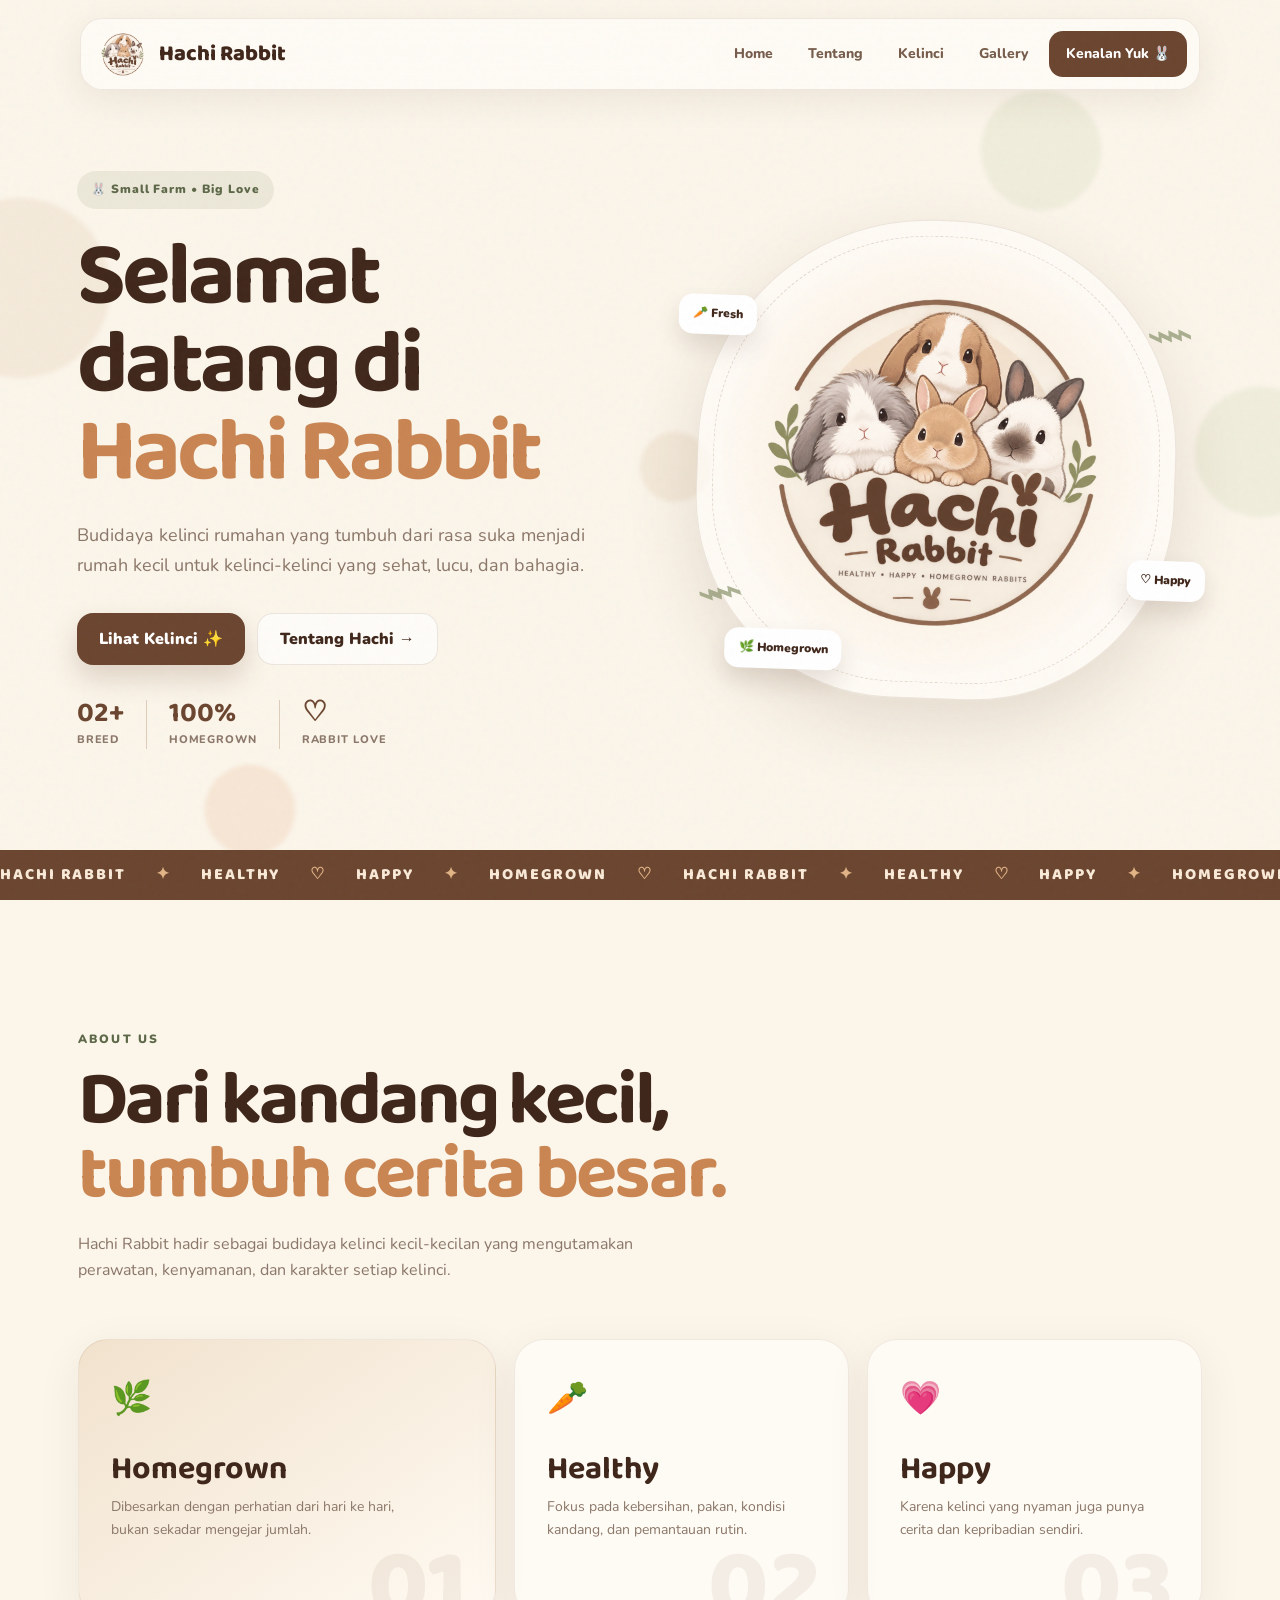
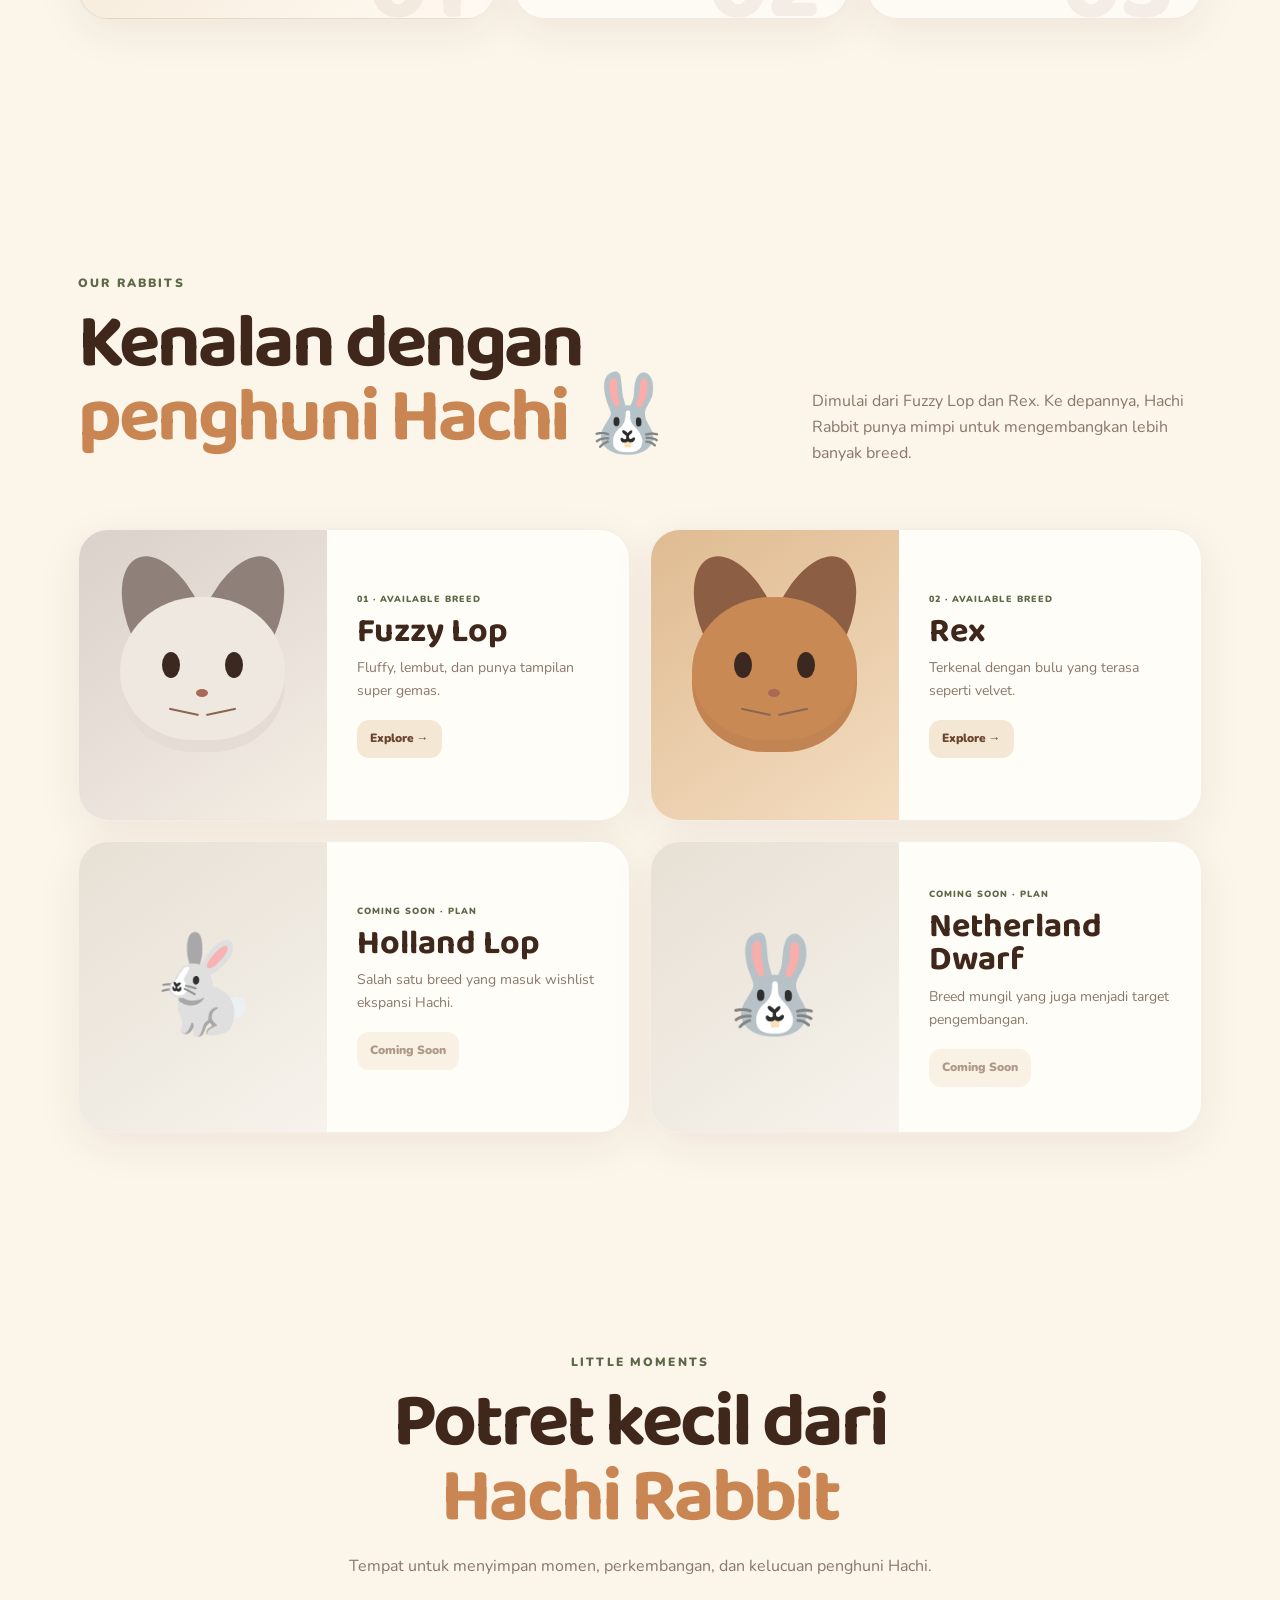
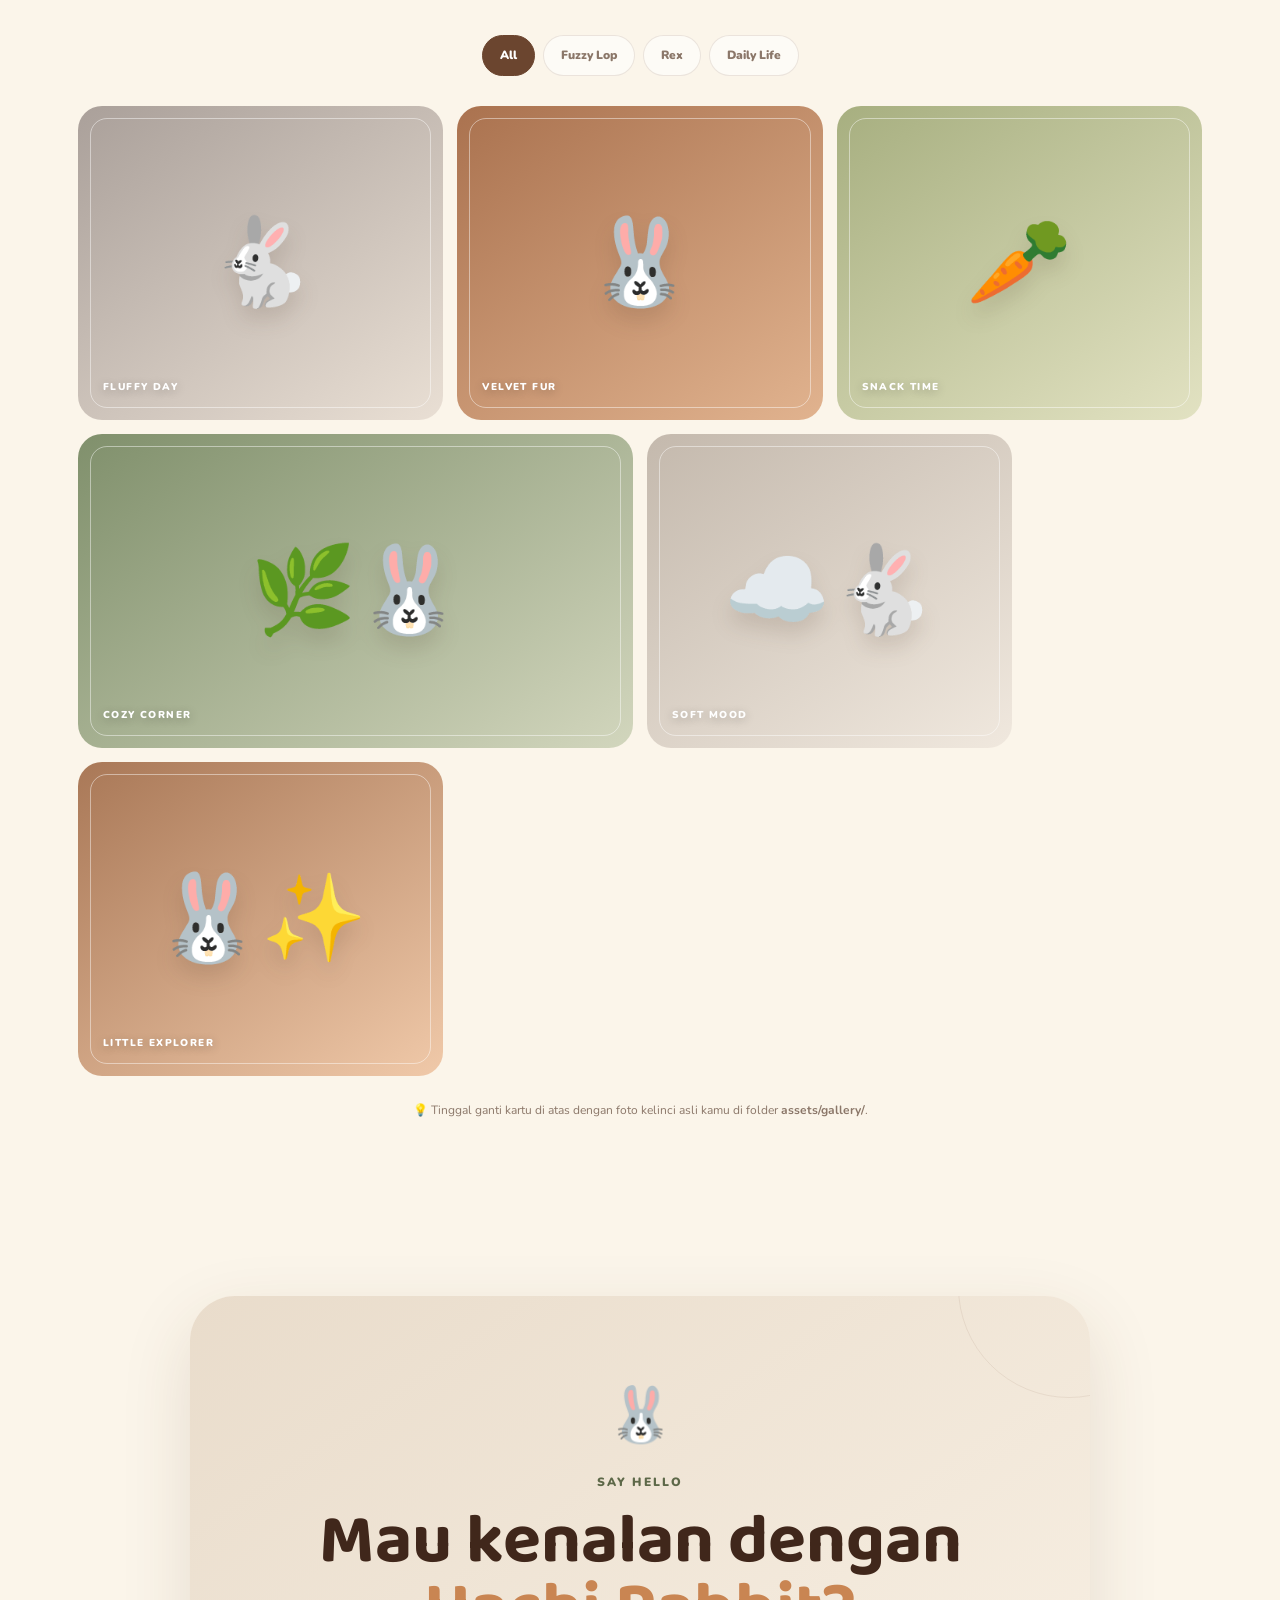
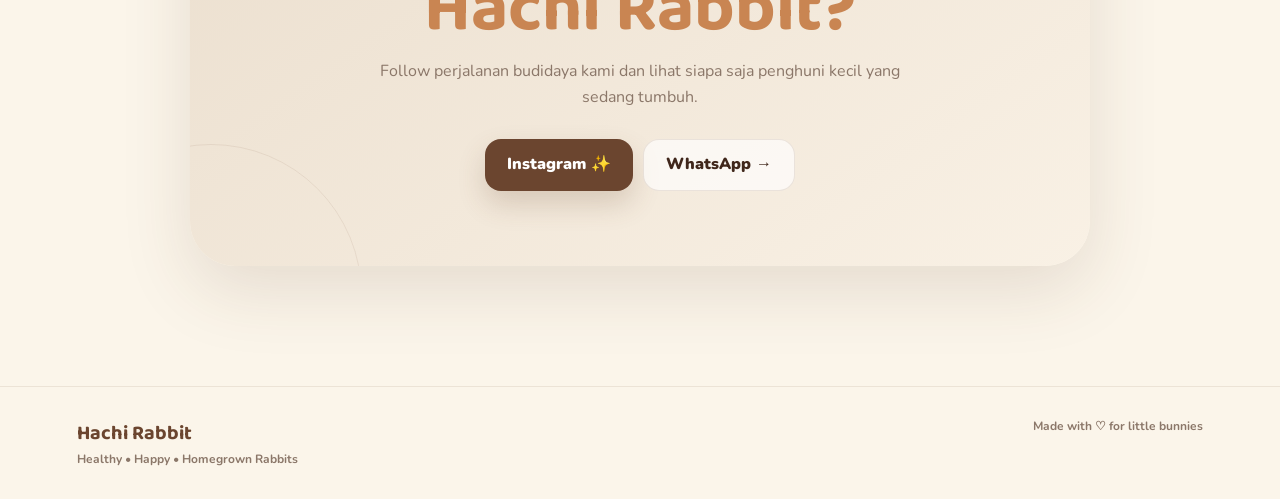
<file: index.html>
<!DOCTYPE html>
<html lang="id">
<head>
  <meta charset="UTF-8">
  <meta name="viewport" content="width=device-width, initial-scale=1.0">
  <meta name="description" content="Hachi Rabbit — budidaya kelinci rumahan dengan fokus pada kelinci sehat, happy, dan homegrown.">
  <title>Hachi Rabbit — Healthy • Happy • Homegrown</title>

  <!-- Cute rounded typography -->
  <link rel="preconnect" href="https://fonts.googleapis.com">
  <link rel="preconnect" href="https://fonts.gstatic.com" crossorigin>
  <link href="https://fonts.googleapis.com/css2?family=Baloo+2:wght@400;500;600;700;800&family=Nunito:wght@400;600;700;800;900&display=swap" rel="stylesheet">

  <!-- AOS: scroll reveal animations -->
  <link href="https://unpkg.com/aos@2.3.4/dist/aos.css" rel="stylesheet">
  <link rel="stylesheet" href="style.css">
</head>
<body>

  <div class="bg-bubbles" aria-hidden="true">
    <span></span><span></span><span></span><span></span><span></span>
  </div>

  <header class="navbar" id="navbar">
    <a href="#home" class="brand">
      <img src="assets/logo.png" alt="Hachi Rabbit logo">
      <span>Hachi Rabbit</span>
    </a>

    <button class="menu-toggle" id="menuToggle" aria-label="Buka menu">☰</button>

    <nav id="navMenu">
      <a href="#home">Home</a>
      <a href="#about">Tentang</a>
      <a href="#rabbits">Kelinci</a>
      <a href="#gallery">Gallery</a>
      <a href="#contact" class="nav-cta">Kenalan Yuk 🐰</a>
    </nav>
  </header>

  <main>
    <!-- HERO -->
    <section class="hero" id="home">
      <div class="hero-copy" data-aos="fade-right" data-aos-duration="1000">
        <div class="eyebrow">🐰 Small Farm • Big Love</div>
        <h1>Selamat datang di<br><span>Hachi Rabbit</span></h1>
        <p class="hero-text">
          Budidaya kelinci rumahan yang tumbuh dari rasa suka menjadi
          rumah kecil untuk kelinci-kelinci yang sehat, lucu, dan bahagia.
        </p>

        <div class="hero-actions">
          <a href="#gallery" class="btn btn-primary">Lihat Kelinci ✨</a>
          <a href="#about" class="btn btn-soft">Tentang Hachi →</a>
        </div>

        <div class="mini-stats">
          <div><strong>02+</strong><span>Breed</span></div>
          <div><strong>100%</strong><span>Homegrown</span></div>
          <div><strong>♡</strong><span>Rabbit Love</span></div>
        </div>
      </div>

      <div class="hero-art" data-aos="zoom-in" data-aos-duration="1200">
        <div class="sun"></div>
        <div class="hero-card">
          <img src="assets/logo.png" alt="Hachi Rabbit">
          <div class="floating-tag tag-one">🥕 Fresh</div>
          <div class="floating-tag tag-two">♡ Happy</div>
          <div class="floating-tag tag-three">🌿 Homegrown</div>
        </div>
        <div class="grass grass-one">⌁⌁⌁</div>
        <div class="grass grass-two">⌁⌁⌁</div>
      </div>
    </section>

    <!-- MARQUEE -->
    <div class="marquee" aria-hidden="true">
      <div>
        <span>HACHI RABBIT</span><i>✦</i>
        <span>HEALTHY</span><i>♡</i>
        <span>HAPPY</span><i>✦</i>
        <span>HOMEGROWN</span><i>♡</i>
        <span>HACHI RABBIT</span><i>✦</i>
        <span>HEALTHY</span><i>♡</i>
        <span>HAPPY</span><i>✦</i>
        <span>HOMEGROWN</span><i>♡</i>
      </div>
    </div>

    <!-- ABOUT -->
    <section class="section about" id="about">
      <div class="section-heading" data-aos="fade-up">
        <span class="section-kicker">ABOUT US</span>
        <h2>Dari kandang kecil,<br><span>tumbuh cerita besar.</span></h2>
        <p>Hachi Rabbit hadir sebagai budidaya kelinci kecil-kecilan yang mengutamakan perawatan, kenyamanan, dan karakter setiap kelinci.</p>
      </div>

      <div class="about-grid">
        <article class="about-card large" data-aos="fade-up" data-aos-delay="100">
          <div class="card-icon">🌿</div>
          <h3>Homegrown</h3>
          <p>Dibesarkan dengan perhatian dari hari ke hari, bukan sekadar mengejar jumlah.</p>
          <span class="card-number">01</span>
        </article>

        <article class="about-card" data-aos="fade-up" data-aos-delay="200">
          <div class="card-icon">🥕</div>
          <h3>Healthy</h3>
          <p>Fokus pada kebersihan, pakan, kondisi kandang, dan pemantauan rutin.</p>
          <span class="card-number">02</span>
        </article>

        <article class="about-card" data-aos="fade-up" data-aos-delay="300">
          <div class="card-icon">💗</div>
          <h3>Happy</h3>
          <p>Karena kelinci yang nyaman juga punya cerita dan kepribadian sendiri.</p>
          <span class="card-number">03</span>
        </article>
      </div>
    </section>

    <!-- BREEDS -->
    <section class="section rabbits" id="rabbits">
      <div class="section-heading split" data-aos="fade-up">
        <div>
          <span class="section-kicker">OUR RABBITS</span>
          <h2>Kenalan dengan<br><span>penghuni Hachi 🐰</span></h2>
        </div>
        <p>Dimulai dari Fuzzy Lop dan Rex. Ke depannya, Hachi Rabbit punya mimpi untuk mengembangkan lebih banyak breed.</p>
      </div>

      <div class="breed-grid">
        <article class="breed-card fuzzy" data-aos="fade-up">
          <div class="breed-image bunny-fuzzy">
            <div class="ear left"></div><div class="ear right"></div>
            <div class="face"><i></i><i></i><b></b><span></span></div>
          </div>
          <div class="breed-info">
            <span>01 · AVAILABLE BREED</span>
            <h3>Fuzzy Lop</h3>
            <p>Fluffy, lembut, dan punya tampilan super gemas.</p>
            <button class="tiny-btn" data-breed="Fuzzy Lop">Explore →</button>
          </div>
        </article>

        <article class="breed-card rex" data-aos="fade-up" data-aos-delay="150">
          <div class="breed-image bunny-rex">
            <div class="ear left"></div><div class="ear right"></div>
            <div class="face"><i></i><i></i><b></b><span></span></div>
          </div>
          <div class="breed-info">
            <span>02 · AVAILABLE BREED</span>
            <h3>Rex</h3>
            <p>Terkenal dengan bulu yang terasa seperti velvet.</p>
            <button class="tiny-btn" data-breed="Rex">Explore →</button>
          </div>
        </article>

        <article class="breed-card coming" data-aos="fade-up" data-aos-delay="300">
          <div class="coming-art">🐇</div>
          <div class="breed-info">
            <span>COMING SOON · PLAN</span>
            <h3>Holland Lop</h3>
            <p>Salah satu breed yang masuk wishlist ekspansi Hachi.</p>
            <button class="tiny-btn disabled" disabled>Coming Soon</button>
          </div>
        </article>

        <article class="breed-card coming" data-aos="fade-up" data-aos-delay="450">
          <div class="coming-art">🐰</div>
          <div class="breed-info">
            <span>COMING SOON · PLAN</span>
            <h3>Netherland Dwarf</h3>
            <p>Breed mungil yang juga menjadi target pengembangan.</p>
            <button class="tiny-btn disabled" disabled>Coming Soon</button>
          </div>
        </article>
      </div>
    </section>

    <!-- GALLERY -->
    <section class="section gallery-section" id="gallery">
      <div class="section-heading center" data-aos="fade-up">
        <span class="section-kicker">LITTLE MOMENTS</span>
        <h2>Potret kecil dari<br><span>Hachi Rabbit</span></h2>
        <p>Tempat untuk menyimpan momen, perkembangan, dan kelucuan penghuni Hachi.</p>
      </div>

      <div class="gallery-filters" data-aos="fade-up" data-aos-delay="100">
        <button class="filter active" data-filter="all">All</button>
        <button class="filter" data-filter="fuzzy">Fuzzy Lop</button>
        <button class="filter" data-filter="rex">Rex</button>
        <button class="filter" data-filter="daily">Daily Life</button>
      </div>

      <div class="gallery-grid" id="galleryGrid">
        <button class="gallery-item tall fuzzy" data-title="Fuzzy Lop — Fluffy Day">
          <div class="gallery-visual visual-one"><span>🐇</span><small>FLUFFY DAY</small></div>
        </button>
        <button class="gallery-item rex" data-title="Rex — Velvet Fur">
          <div class="gallery-visual visual-two"><span>🐰</span><small>VELVET FUR</small></div>
        </button>
        <button class="gallery-item daily" data-title="Daily — Snack Time">
          <div class="gallery-visual visual-three"><span>🥕</span><small>SNACK TIME</small></div>
        </button>
        <button class="gallery-item wide daily" data-title="Daily — Cozy Corner">
          <div class="gallery-visual visual-four"><span>🌿🐰</span><small>COZY CORNER</small></div>
        </button>
        <button class="gallery-item fuzzy" data-title="Fuzzy Lop — Soft Mood">
          <div class="gallery-visual visual-five"><span>☁️🐇</span><small>SOFT MOOD</small></div>
        </button>
        <button class="gallery-item rex" data-title="Rex — Little Explorer">
          <div class="gallery-visual visual-six"><span>🐰✨</span><small>LITTLE EXPLORER</small></div>
        </button>
      </div>

      <p class="gallery-note">💡 Tinggal ganti kartu di atas dengan foto kelinci asli kamu di folder <b>assets/gallery/</b>.</p>
    </section>

    <!-- CTA -->
    <section class="cta-section" id="contact">
      <div class="cta-inner" data-aos="zoom-in">
        <div class="cta-bunny">🐰</div>
        <span class="section-kicker">SAY HELLO</span>
        <h2>Mau kenalan dengan<br><span>Hachi Rabbit?</span></h2>
        <p>Follow perjalanan budidaya kami dan lihat siapa saja penghuni kecil yang sedang tumbuh.</p>
        <div class="cta-actions">
          <a class="btn btn-primary" href="#" onclick="alert('Ganti link ini dengan Instagram / WhatsApp Hachi Rabbit ya!'); return false;">Instagram ✨</a>
          <a class="btn btn-soft" href="#" onclick="alert('Ganti link ini dengan nomor WhatsApp Hachi Rabbit ya!'); return false;">WhatsApp →</a>
        </div>
      </div>
    </section>
  </main>

  <footer>
    <div>
      <strong>Hachi Rabbit</strong>
      <span>Healthy • Happy • Homegrown Rabbits</span>
    </div>
    <span>Made with ♡ for little bunnies</span>
  </footer>

  <!-- Lightbox -->
  <div class="lightbox" id="lightbox" aria-hidden="true">
    <button class="lightbox-close" id="lightboxClose" aria-label="Tutup">×</button>
    <div class="lightbox-content">
      <div id="lightboxVisual"></div>
      <h3 id="lightboxTitle"></h3>
      <p>Hachi Rabbit · Little Moments 🐰</p>
    </div>
  </div>

  <button class="back-top" id="backTop" aria-label="Kembali ke atas">↑</button>

  <script src="https://unpkg.com/aos@2.3.4/dist/aos.js"></script>
  <script src="script.js"></script>
</body>
</html>
</file>
<file: style.css>
:root{
  --cream:#fbf5ea;
  --cream-2:#f4e7d3;
  --brown:#6b452f;
  --brown-dark:#40271b;
  --orange:#c98552;
  --sage:#89926b;
  --sage-dark:#5d6848;
  --white:#fffdf8;
  --muted:#8b7769;
  --shadow:0 24px 70px rgba(83,52,31,.13);
  --radius:30px;
}
*{box-sizing:border-box;margin:0;padding:0}
html{scroll-behavior:smooth}
body{
  font-family:'Nunito',sans-serif;color:var(--brown-dark);background:var(--cream);
  overflow-x:hidden;line-height:1.65;
}
body:before{
  content:"";position:fixed;inset:0;pointer-events:none;z-index:9999;opacity:.055;
  background-image:url("data:image/svg+xml,%3Csvg viewBox='0 0 180 180' xmlns='http://www.w3.org/2000/svg'%3E%3Cfilter id='n'%3E%3CfeTurbulence type='fractalNoise' baseFrequency='.9' numOctaves='3' stitchTiles='stitch'/%3E%3C/filter%3E%3Crect width='100%25' height='100%25' filter='url(%23n)' opacity='.5'/%3E%3C/svg%3E");
}
a{text-decoration:none;color:inherit}
button{font:inherit}
.bg-bubbles span{position:fixed;border-radius:50%;filter:blur(2px);opacity:.32;pointer-events:none;z-index:-1}
.bg-bubbles span:nth-child(1){width:180px;height:180px;background:#e7d2b8;left:-70px;top:22%}
.bg-bubbles span:nth-child(2){width:130px;height:130px;background:#d9ddbf;right:-45px;top:43%}
.bg-bubbles span:nth-child(3){width:90px;height:90px;background:#efc7a8;left:16%;bottom:5%}
.bg-bubbles span:nth-child(4){width:120px;height:120px;background:#d9ddbf;right:14%;top:10%}
.bg-bubbles span:nth-child(5){width:70px;height:70px;background:#e7d2b8;left:50%;top:48%}

.navbar{
  position:fixed;top:18px;left:50%;transform:translateX(-50%);z-index:1000;
  width:min(1120px,calc(100% - 32px));height:72px;padding:8px 12px 8px 16px;
  display:flex;align-items:center;justify-content:space-between;
  background:rgba(255,253,248,.78);backdrop-filter:blur(18px);
  border:1px solid rgba(107,69,47,.10);border-radius:22px;
  box-shadow:0 10px 35px rgba(77,48,28,.08);transition:.35s ease;
}
.navbar.scrolled{top:10px;box-shadow:0 15px 45px rgba(77,48,28,.13)}
.brand{display:flex;align-items:center;gap:10px;font-family:'Baloo 2';font-size:22px;font-weight:800}
.brand img{width:52px;height:52px;object-fit:contain;border-radius:16px}
nav{display:flex;align-items:center;gap:7px}
nav a{padding:10px 14px;border-radius:14px;color:#765c4b;font-weight:800;font-size:14px;transition:.25s}
nav a:hover{background:var(--cream-2);color:var(--brown)}
nav .nav-cta{background:var(--brown);color:white;padding:11px 17px}
nav .nav-cta:hover{background:var(--brown-dark);color:white;transform:translateY(-2px)}
.menu-toggle{display:none;border:0;background:var(--cream-2);color:var(--brown);width:46px;height:46px;border-radius:14px;font-size:22px}

.hero{
  min-height:850px;padding:170px max(6vw,30px) 100px;display:grid;grid-template-columns:1.02fr .98fr;
  align-items:center;gap:40px;max-width:1400px;margin:auto;position:relative;
}
.hero-copy{max-width:680px}
.eyebrow,.section-kicker{
  display:inline-flex;align-items:center;gap:8px;color:var(--sage-dark);font-size:12px;letter-spacing:.18em;font-weight:900;
}
.eyebrow{padding:9px 14px;background:rgba(137,146,107,.13);border-radius:99px;letter-spacing:.08em}
h1,h2,h3{font-family:'Baloo 2',sans-serif;line-height:.98}
h1{font-size:clamp(58px,7vw,100px);letter-spacing:-.045em;margin:25px 0 24px}
h1 span,h2 span{color:var(--orange)}
.hero-text{font-size:18px;color:var(--muted);max-width:570px}
.hero-actions{display:flex;gap:12px;flex-wrap:wrap;margin:32px 0 35px}
.btn{display:inline-flex;align-items:center;justify-content:center;min-height:52px;padding:0 22px;border-radius:16px;font-weight:900;transition:.25s;cursor:pointer}
.btn-primary{background:var(--brown);color:white;box-shadow:0 13px 28px rgba(107,69,47,.2)}
.btn-primary:hover{transform:translateY(-4px);box-shadow:0 17px 32px rgba(107,69,47,.27)}
.btn-soft{background:rgba(255,255,255,.65);border:1px solid rgba(107,69,47,.12)}
.btn-soft:hover{transform:translateY(-3px);background:white}
.mini-stats{display:flex;gap:0}
.mini-stats div{padding:0 22px;border-left:1px solid #ddcdbb;display:flex;flex-direction:column}
.mini-stats div:first-child{padding-left:0;border-left:0}
.mini-stats strong{font-family:'Baloo 2';font-size:28px;line-height:1;color:var(--brown)}
.mini-stats span{font-size:11px;color:var(--muted);font-weight:800;text-transform:uppercase;letter-spacing:.08em;margin-top:3px}

.hero-art{position:relative;min-height:570px;display:grid;place-items:center}
.sun{position:absolute;width:430px;height:430px;border-radius:50%;background:radial-gradient(circle,#f3dfc4 0 52%,rgba(243,223,196,.2) 70%,transparent 71%);animation:breathe 5s ease-in-out infinite}
.hero-card{width:min(530px,90%);position:relative;padding:35px;background:rgba(255,253,248,.7);border:1px solid rgba(107,69,47,.12);border-radius:48% 48% 42% 42%;box-shadow:var(--shadow);transform:rotate(2deg)}
.hero-card:after{content:"";position:absolute;inset:15px;border:1px dashed rgba(107,69,47,.18);border-radius:48% 48% 42% 42%;pointer-events:none}
.hero-card img{display:block;width:100%;border-radius:40%;filter:saturate(.94);position:relative;z-index:1}
.floating-tag{position:absolute;z-index:3;background:white;padding:10px 14px;border-radius:14px;box-shadow:0 12px 25px rgba(66,39,23,.13);font-size:12px;font-weight:900}
.tag-one{top:17%;left:-5%;animation:float 4s ease-in-out infinite}
.tag-two{bottom:22%;right:-7%;animation:float 4.7s .5s ease-in-out infinite}
.tag-three{bottom:5%;left:7%;animation:float 4.3s 1s ease-in-out infinite}
.grass{position:absolute;color:var(--sage);font-size:44px;letter-spacing:-16px;transform:rotate(-10deg);opacity:.7}
.grass-one{left:5%;bottom:20%}.grass-two{right:2%;top:22%;transform:rotate(175deg)}

.marquee{overflow:hidden;background:var(--brown);color:#f9ead8;padding:12px 0;font-family:'Baloo 2';font-weight:800;letter-spacing:.12em}
.marquee div{width:max-content;display:flex;gap:30px;align-items:center;animation:marquee 24s linear infinite}
.marquee i{font-style:normal;color:#e2b486}

.section{max-width:1180px;margin:auto;padding:125px 28px}
.section-heading{max-width:700px;margin-bottom:55px}
.section-heading.center{text-align:center;margin-left:auto;margin-right:auto}
.section-heading h2{font-size:clamp(46px,6vw,76px);margin:12px 0 18px;letter-spacing:-.04em}
.section-heading p{color:var(--muted);font-size:16px;max-width:620px}
.center p{margin:auto}
.about-grid{display:grid;grid-template-columns:1.25fr 1fr 1fr;gap:18px}
.about-card{position:relative;min-height:280px;padding:32px;border-radius:var(--radius);background:rgba(255,253,248,.7);border:1px solid rgba(107,69,47,.09);box-shadow:0 12px 45px rgba(78,48,27,.07);overflow:hidden;transition:.35s}
.about-card:hover{transform:translateY(-7px);box-shadow:var(--shadow)}
.about-card.large{background:linear-gradient(145deg,#f1e2cd,#fffaf2)}
.card-icon{font-size:33px;margin-bottom:28px}
.about-card h3{font-size:32px;margin-bottom:10px}
.about-card p{color:var(--muted);font-size:14px;max-width:290px}
.card-number{position:absolute;right:28px;bottom:-20px;font-family:'Baloo 2';font-size:100px;line-height:1;color:rgba(107,69,47,.07);font-weight:800}

.split{display:flex;justify-content:space-between;gap:40px;align-items:end;max-width:none}
.split>p{max-width:390px;margin-bottom:7px}
.breed-grid{display:grid;grid-template-columns:repeat(2,1fr);gap:20px}
.breed-card{display:grid;grid-template-columns:.9fr 1.1fr;min-height:290px;border-radius:var(--radius);overflow:hidden;background:#fffdf8;border:1px solid rgba(107,69,47,.08);box-shadow:0 12px 45px rgba(78,48,27,.07);transition:.35s}
.breed-card:hover{transform:translateY(-7px);box-shadow:var(--shadow)}
.breed-image{position:relative;overflow:hidden;display:grid;place-items:center;min-height:290px}
.bunny-fuzzy{background:linear-gradient(145deg,#d9d1ca,#f5eee5)}
.bunny-rex{background:linear-gradient(145deg,#dfbb91,#f4ddc1)}
.ear{position:absolute;width:74px;height:140px;border-radius:70% 70% 45% 45%;background:#8f8179;top:22px}
.bunny-rex .ear{background:#8c5e43}
.ear.left{transform:rotate(-24deg);left:20%}.ear.right{transform:rotate(24deg);right:20%}
.face{position:relative;width:165px;height:155px;border-radius:48% 48% 44% 44%;background:#eee8e0;z-index:2;box-shadow:inset 0 -12px 0 rgba(93,63,45,.06)}
.bunny-rex .face{background:#c98955}
.face i{position:absolute;width:18px;height:26px;background:#3b2921;border-radius:50%;top:55px}
.face i:first-child{left:42px}.face i:nth-child(2){right:42px}
.face b{position:absolute;width:12px;height:8px;border-radius:50%;background:#a96855;top:92px;left:76px}
.face span:before,.face span:after{content:"";position:absolute;width:30px;height:20px;border-bottom:2px solid #8b6551;top:94px}
.face span:before{left:51px;transform:rotate(12deg)}.face span:after{right:51px;transform:rotate(-12deg)}
.breed-info{padding:30px;display:flex;flex-direction:column;justify-content:center}
.breed-info>span{font-size:9px;letter-spacing:.12em;font-weight:900;color:var(--sage-dark)}
.breed-info h3{font-size:34px;margin:8px 0}
.breed-info p{color:var(--muted);font-size:14px;margin-bottom:18px}
.tiny-btn{align-self:flex-start;border:0;background:var(--cream-2);color:var(--brown);border-radius:12px;padding:9px 13px;font-weight:900;font-size:12px;cursor:pointer;transition:.2s}
.tiny-btn:hover{background:var(--brown);color:#fff;transform:translateX(3px)}
.tiny-btn.disabled{opacity:.55;cursor:not-allowed}
.coming-art{min-height:290px;display:grid;place-items:center;font-size:95px;background:linear-gradient(145deg,#e8e0d4,#f7f2ea);filter:grayscale(.1)}

.gallery-section{padding-top:90px}
.gallery-filters{display:flex;gap:8px;justify-content:center;flex-wrap:wrap;margin-bottom:30px}
.filter{border:1px solid rgba(107,69,47,.13);background:rgba(255,255,255,.55);padding:10px 17px;border-radius:99px;color:var(--muted);font-weight:900;font-size:12px;cursor:pointer;transition:.25s}
.filter:hover,.filter.active{background:var(--brown);color:white;border-color:var(--brown)}
.gallery-grid{display:grid;grid-template-columns:repeat(12,1fr);grid-auto-rows:150px;gap:14px}
.gallery-item{border:0;padding:0;background:none;cursor:pointer;border-radius:24px;overflow:hidden;min-width:0;transition:.35s}
.gallery-item.tall{grid-column:span 4;grid-row:span 2}
.gallery-item.wide{grid-column:span 6;grid-row:span 2}
.gallery-item:not(.tall):not(.wide){grid-column:span 4;grid-row:span 2}
.gallery-item.is-hidden{display:none}
.gallery-item:hover{transform:scale(.985)}
.gallery-visual{height:100%;display:flex;flex-direction:column;align-items:center;justify-content:center;position:relative;overflow:hidden}
.gallery-visual:after{content:"";position:absolute;inset:12px;border:1px solid rgba(255,255,255,.45);border-radius:17px}
.gallery-visual span{font-size:85px;filter:drop-shadow(0 13px 10px rgba(67,43,29,.13));transition:.4s}
.gallery-item:hover .gallery-visual span{transform:translateY(-8px) scale(1.08)}
.gallery-visual small{position:absolute;bottom:25px;left:25px;color:#fff;font-weight:900;letter-spacing:.14em;font-size:10px;text-shadow:0 2px 10px rgba(0,0,0,.25);z-index:2}
.visual-one{background:linear-gradient(145deg,#aaa09a,#e9dfd4)}
.visual-two{background:linear-gradient(145deg,#aa724f,#e1b38f)}
.visual-three{background:linear-gradient(145deg,#a7af80,#e2e2c2)}
.visual-four{background:linear-gradient(145deg,#80906c,#d2d6bd)}
.visual-five{background:linear-gradient(145deg,#c4b9ad,#f0e8de)}
.visual-six{background:linear-gradient(145deg,#a97857,#f0c9a9)}
.gallery-note{text-align:center;margin-top:25px;color:var(--muted);font-size:12px}

.cta-section{padding:50px 28px 120px}
.cta-inner{max-width:900px;margin:auto;text-align:center;padding:75px 30px;border-radius:45px;background:linear-gradient(145deg,#e9dccb,#f9f1e5);position:relative;overflow:hidden;box-shadow:var(--shadow)}
.cta-inner:before,.cta-inner:after{content:"";position:absolute;border-radius:50%;border:1px solid rgba(107,69,47,.09)}
.cta-inner:before{width:300px;height:300px;left:-130px;bottom:-180px}.cta-inner:after{width:220px;height:220px;right:-90px;top:-120px}
.cta-bunny{font-size:54px;margin-bottom:8px;animation:float 3.5s ease-in-out infinite}
.cta-inner h2{font-size:clamp(45px,6vw,70px);margin:13px 0}
.cta-inner p{max-width:530px;margin:0 auto 28px;color:var(--muted)}
.cta-actions{display:flex;justify-content:center;gap:10px;flex-wrap:wrap}

footer{padding:30px max(28px,6vw);display:flex;justify-content:space-between;gap:20px;border-top:1px solid rgba(107,69,47,.1);color:var(--muted);font-size:12px}
footer div{display:flex;flex-direction:column}footer strong{font-family:'Baloo 2';font-size:20px;color:var(--brown)}footer span{font-weight:700}

.back-top{position:fixed;right:22px;bottom:22px;width:46px;height:46px;border:0;border-radius:15px;background:var(--brown);color:#fff;font-size:20px;cursor:pointer;z-index:800;opacity:0;transform:translateY(15px);pointer-events:none;transition:.3s;box-shadow:0 12px 25px rgba(107,69,47,.22)}
.back-top.show{opacity:1;transform:none;pointer-events:auto}

.lightbox{position:fixed;inset:0;background:rgba(47,29,19,.72);backdrop-filter:blur(12px);z-index:2000;display:grid;place-items:center;padding:25px;opacity:0;pointer-events:none;transition:.3s}
.lightbox.open{opacity:1;pointer-events:auto}
.lightbox-content{width:min(650px,100%);background:var(--cream);border-radius:30px;padding:18px;box-shadow:0 30px 90px rgba(0,0,0,.25);transform:scale(.94);transition:.35s}
.lightbox.open .lightbox-content{transform:scale(1)}
.lightbox-content>div{height:390px;border-radius:22px;overflow:hidden;display:grid;place-items:center}
.lightbox-content>div .gallery-visual{width:100%}
.lightbox-content h3{font-size:30px;margin:18px 8px 0}.lightbox-content p{margin:0 8px 8px;color:var(--muted);font-size:12px}
.lightbox-close{position:absolute;right:25px;top:20px;border:0;background:white;color:var(--brown);width:46px;height:46px;border-radius:50%;font-size:30px;cursor:pointer}

@keyframes float{0%,100%{transform:translateY(0) rotate(0)}50%{transform:translateY(-10px) rotate(2deg)}}
@keyframes breathe{0%,100%{transform:scale(1)}50%{transform:scale(1.05)}}
@keyframes marquee{to{transform:translateX(-50%)}}

@media(max-width:900px){
  .navbar{height:64px}.brand img{width:46px;height:46px}.brand{font-size:19px}
  .menu-toggle{display:block}
  nav{position:absolute;top:72px;left:0;right:0;display:flex;flex-direction:column;align-items:stretch;padding:10px;background:rgba(255,253,248,.96);backdrop-filter:blur(18px);border-radius:18px;box-shadow:var(--shadow);opacity:0;pointer-events:none;transform:translateY(-10px);transition:.25s}
  nav.open{opacity:1;pointer-events:auto;transform:none}nav a{text-align:center}
  .hero{grid-template-columns:1fr;padding-top:140px;min-height:auto}.hero-copy{margin:auto;text-align:center}.hero-text{margin:auto}.hero-actions,.mini-stats{justify-content:center}
  .hero-art{min-height:470px}.hero-card{max-width:440px}
  .about-grid{grid-template-columns:1fr}.about-card.large{min-height:240px}
  .split{display:block}.split>p{margin-top:20px}
  .breed-grid{grid-template-columns:1fr}
  .gallery-grid{grid-template-columns:repeat(2,1fr);grid-auto-rows:190px}
  .gallery-item.tall,.gallery-item.wide,.gallery-item:not(.tall):not(.wide){grid-column:span 1;grid-row:span 1}
  .gallery-item.wide{grid-column:span 2}
}
@media(max-width:560px){
  .navbar{width:calc(100% - 20px);top:10px}
  .hero{padding-left:18px;padding-right:18px}.hero-art{min-height:390px}
  .sun{width:300px;height:300px}.hero-card{padding:22px}
  h1{font-size:55px}.hero-text{font-size:16px}
  .mini-stats div{padding:0 13px}.mini-stats strong{font-size:23px}.mini-stats span{font-size:9px}
  .section{padding:90px 18px}.section-heading h2{font-size:48px}
  .breed-card{grid-template-columns:1fr}.breed-image{min-height:240px}.coming-art{min-height:220px}
  .gallery-grid{gap:9px;grid-auto-rows:150px}.gallery-item.wide{grid-column:span 2}.gallery-visual span{font-size:58px}
  footer{flex-direction:column}
}
</file>
